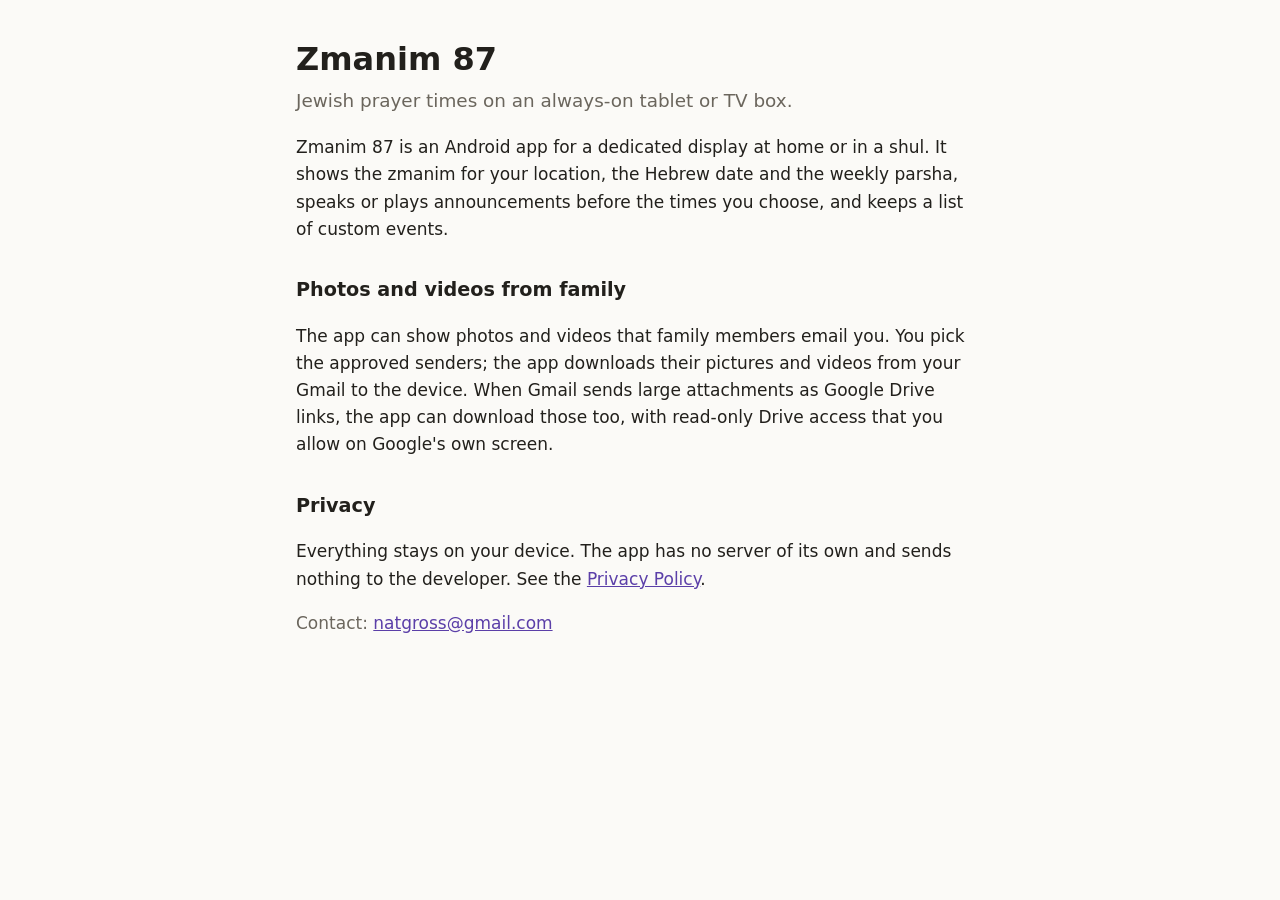
<file: index.html>
<!doctype html>
<html lang="en">
<head>
<meta charset="utf-8">
<meta name="viewport" content="width=device-width, initial-scale=1">
<title>Zmanim 87</title>
<link rel="stylesheet" href="style.css">
</head>
<body>
<main>
<h1>Zmanim 87</h1>
<p class="lead">Jewish prayer times on an always-on tablet or TV box.</p>

<p>Zmanim 87 is an Android app for a dedicated display at home or in a
shul. It shows the zmanim for your location, the Hebrew date and the
weekly parsha, speaks or plays announcements before the times you choose,
and keeps a list of custom events.</p>

<h2>Photos and videos from family</h2>
<p>The app can show photos and videos that family members email you. You
pick the approved senders; the app downloads their pictures and videos
from your Gmail to the device. When Gmail sends large attachments as Google
Drive links, the app can download those too, with read-only Drive access
that you allow on Google's own screen.</p>

<h2>Privacy</h2>
<p>Everything stays on your device. The app has no server of its own and
sends nothing to the developer. See the <a href="privacy.html">Privacy
Policy</a>.</p>

<p class="contact">Contact: <a href="mailto:natgross@gmail.com">natgross@gmail.com</a></p>
</main>
</body>
</html>
</file>
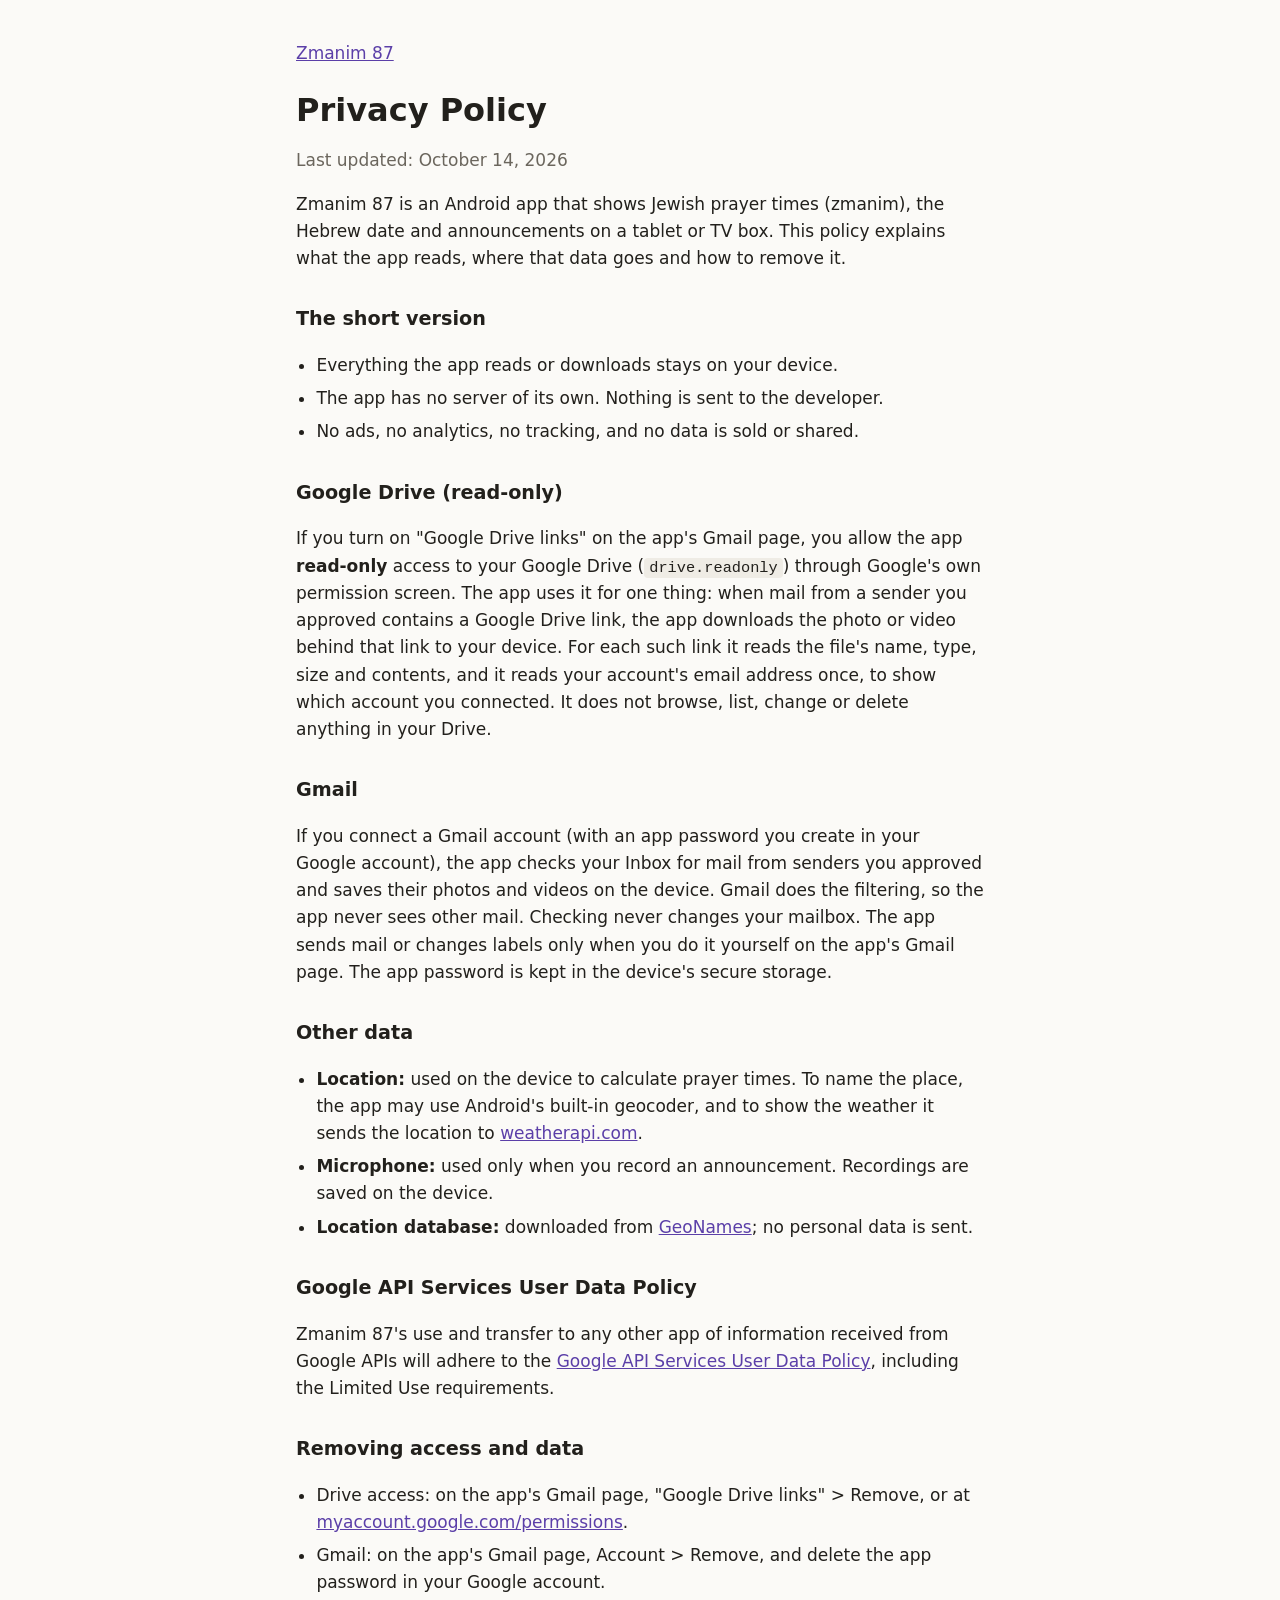
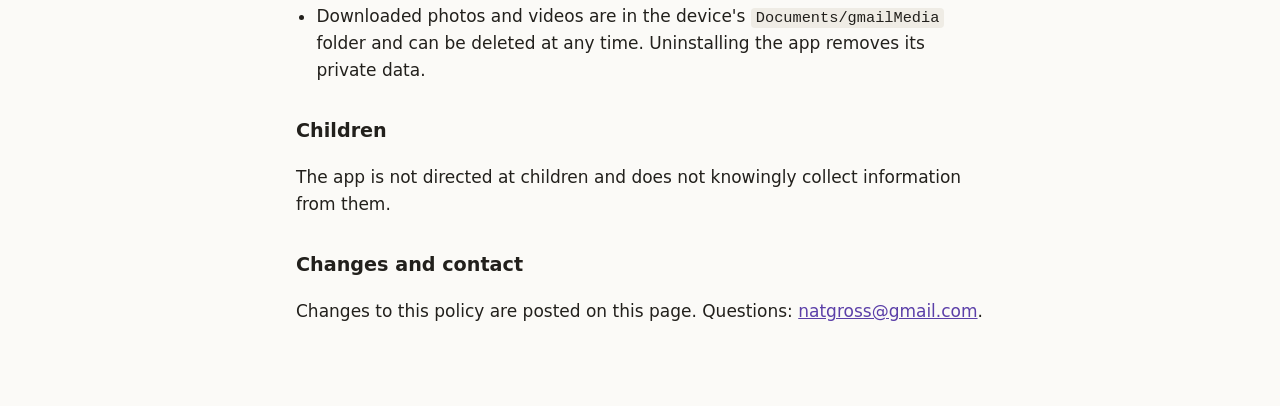
<file: privacy.html>
<!doctype html>
<html lang="en">
<head>
<meta charset="utf-8">
<meta name="viewport" content="width=device-width, initial-scale=1">
<title>Zmanim 87 - Privacy Policy</title>
<link rel="stylesheet" href="style.css">
</head>
<body>
<main>
<p class="back"><a href="./">Zmanim 87</a></p>
<h1>Privacy Policy</h1>
<p class="date">Last updated: October 14, 2026</p>

<p>Zmanim 87 is an Android app that shows Jewish prayer times (zmanim), the
Hebrew date and announcements on a tablet or TV box. This policy explains
what the app reads, where that data goes and how to remove it.</p>

<h2>The short version</h2>
<ul>
<li>Everything the app reads or downloads stays on your device.</li>
<li>The app has no server of its own. Nothing is sent to the developer.</li>
<li>No ads, no analytics, no tracking, and no data is sold or shared.</li>
</ul>

<h2>Google Drive (read-only)</h2>
<p>If you turn on "Google Drive links" on the app's Gmail page, you allow
the app <strong>read-only</strong> access to your Google Drive
(<code>drive.readonly</code>) through Google's own permission screen. The
app uses it for one thing: when mail from a sender you approved contains a
Google Drive link, the app downloads the photo or video behind that link to
your device. For each such link it reads the file's name, type, size and
contents, and it reads your account's email address once, to show which
account you connected. It does not browse, list, change or delete anything
in your Drive.</p>

<h2>Gmail</h2>
<p>If you connect a Gmail account (with an app password you create in your
Google account), the app checks your Inbox for mail from senders you
approved and saves their photos and videos on the device. Gmail does the
filtering, so the app never sees other mail. Checking never changes your
mailbox. The app sends mail or changes labels only when you do it yourself
on the app's Gmail page. The app password is kept in the device's secure
storage.</p>

<h2>Other data</h2>
<ul>
<li><strong>Location:</strong> used on the device to calculate prayer
times. To name the place, the app may use Android's built-in geocoder, and
to show the weather it sends the location to
<a href="https://www.weatherapi.com/">weatherapi.com</a>.</li>
<li><strong>Microphone:</strong> used only when you record an announcement.
Recordings are saved on the device.</li>
<li><strong>Location database:</strong> downloaded from
<a href="https://www.geonames.org/">GeoNames</a>; no personal data is sent.</li>
</ul>

<h2>Google API Services User Data Policy</h2>
<p>Zmanim 87's use and transfer to any other app of information received
from Google APIs will adhere to the
<a href="https://developers.google.com/terms/api-services-user-data-policy">Google
API Services User Data Policy</a>, including the Limited Use
requirements.</p>

<h2>Removing access and data</h2>
<ul>
<li>Drive access: on the app's Gmail page, "Google Drive links" &gt;
Remove, or at <a href="https://myaccount.google.com/permissions">myaccount.google.com/permissions</a>.</li>
<li>Gmail: on the app's Gmail page, Account &gt; Remove, and delete the app
password in your Google account.</li>
<li>Downloaded photos and videos are in the device's
<code>Documents/gmailMedia</code> folder and can be deleted at any time.
Uninstalling the app removes its private data.</li>
</ul>

<h2>Children</h2>
<p>The app is not directed at children and does not knowingly collect
information from them.</p>

<h2>Changes and contact</h2>
<p>Changes to this policy are posted on this page. Questions:
<a href="mailto:natgross@gmail.com">natgross@gmail.com</a>.</p>
</main>
</body>
</html>
</file>
<file: style.css>
:root {
  --bg: #fbfaf7;
  --text: #22201c;
  --muted: #6b665d;
  --accent: #5b3fa8;
  --code-bg: #efece5;
}
@media (prefers-color-scheme: dark) {
  :root {
    --bg: #17161a;
    --text: #e9e6ef;
    --muted: #a39fae;
    --accent: #b9a6f2;
    --code-bg: #26242c;
  }
}
* { box-sizing: border-box; }
body {
  margin: 0;
  background: var(--bg);
  color: var(--text);
  font: 17px/1.6 system-ui, -apple-system, "Segoe UI", Roboto, sans-serif;
}
main { max-width: 720px; margin: 0 auto; padding: 40px 16px 64px; }
h1 { font-size: 2rem; line-height: 1.2; margin: 0 0 8px; }
h2 { font-size: 1.2rem; margin: 32px 0 8px; }
a { color: var(--accent); }
code { background: var(--code-bg); padding: 1px 5px; border-radius: 4px; font-size: 0.9em; }
.lead { font-size: 1.15rem; color: var(--muted); margin-top: 0; }
.date, .back, .contact { color: var(--muted); }
.back { margin: 0 0 24px; }
ul { padding-left: 1.2em; }
li { margin: 6px 0; }
</file>
